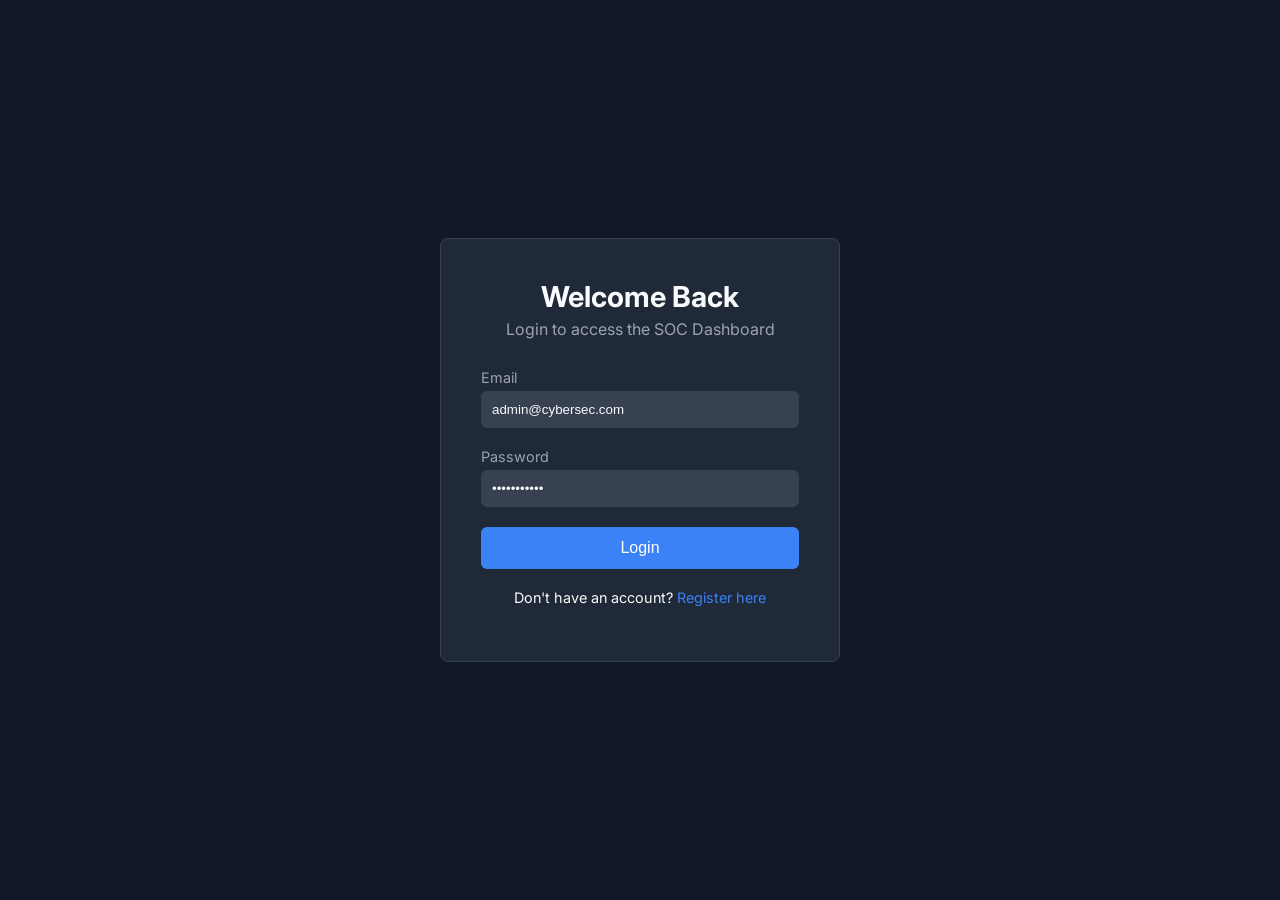
<file: frontend/login.html>
<!DOCTYPE html>
<html lang="en">

<head>
    <meta charset="UTF-8">
    <meta name="viewport" content="width=device-width, initial-scale=1.0">
    <title>Login - CyberSec</title>
    <link rel="stylesheet" href="style.css">
</head>

<body class="auth-body">
    <div class="auth-container">
        <div class="auth-box">
            <div class="auth-header">
                <h2>Welcome Back</h2>
                <p>Login to access the SOC Dashboard</p>
            </div>
            <form id="login-form">
                <div class="input-group">
                    <label for="email">Email</label>
                    <input type="email" id="email" name="email" required value="admin@cybersec.com">
                </div>
                <div class="input-group">
                    <label for="password">Password</label>
                    <input type="password" id="password" name="password" required value="password123">
                </div>
                <button type="submit" class="auth-button">Login</button>
            </form>
            <div class="auth-footer">
                <p>Don't have an account? <a href="register.html">Register here</a></p>
            </div>
        </div>
    </div>
    <script src="auth.js"></script>
</body>

</html>
</file>
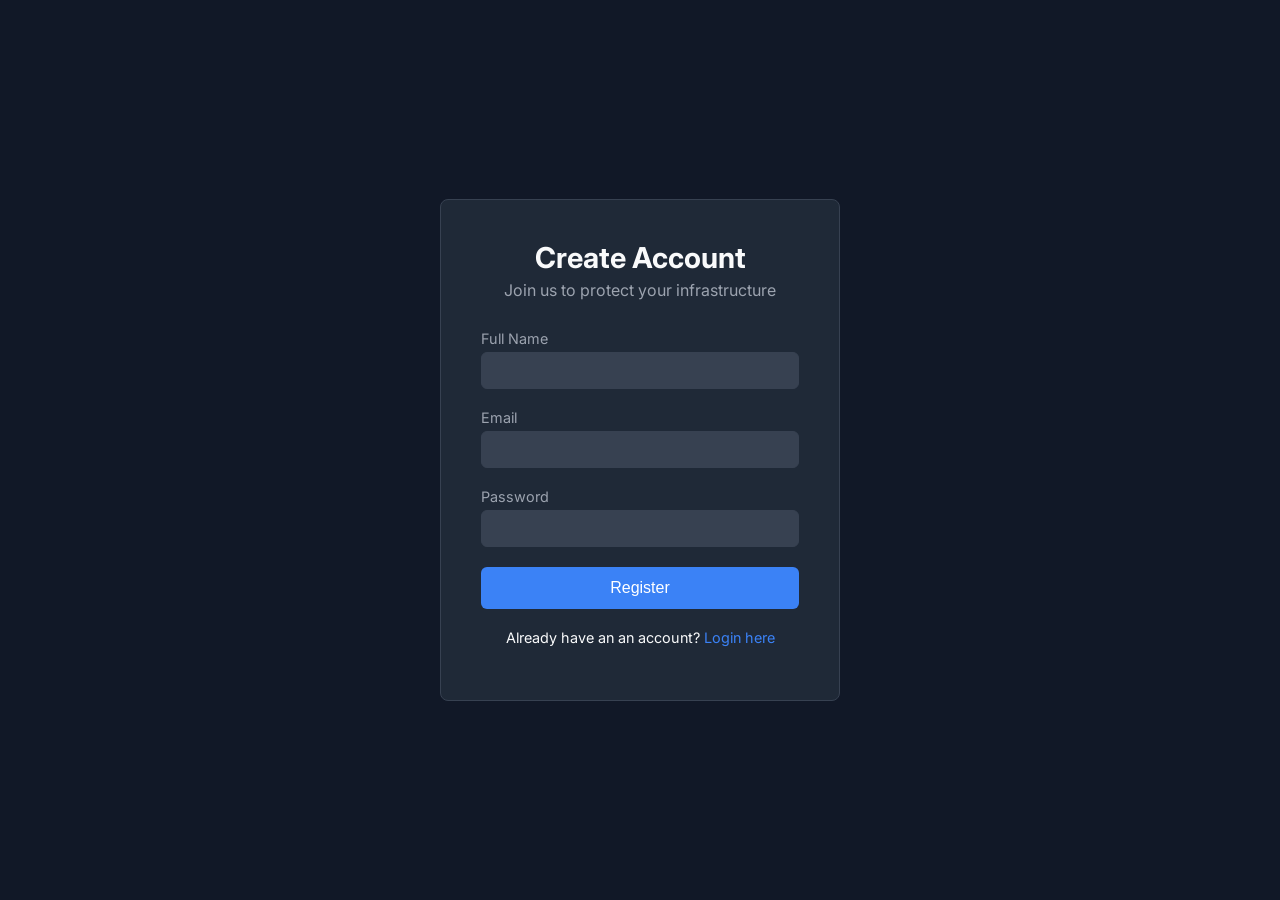
<file: frontend/register.html>
<!DOCTYPE html>
<html lang="en">

<head>
    <meta charset="UTF-8">
    <meta name="viewport" content="width=device-width, initial-scale=1.0">
    <title>Register - CyberSec</title>
    <link rel="stylesheet" href="style.css">
</head>

<body class="auth-body">
    <div class="auth-container">
        <div class="auth-box">
            <div class="auth-header">
                <h2>Create Account</h2>
                <p>Join us to protect your infrastructure</p>
            </div>
            <form id="register-form">
                <div class="input-group">
                    <label for="name">Full Name</label>
                    <input type="text" id="name" name="name" required>
                </div>
                <div class="input-group">
                    <label for="email">Email</label>
                    <input type="email" id="email" name="email" required>
                </div>
                <div class="input-group">
                    <label for="password">Password</label>
                    <input type="password" id="password" name="password" required>
                </div>
                <button type="submit" class="auth-button">Register</button>
            </form>
            <div class="auth-footer">
                <p>Already have an an account? <a href="login.html">Login here</a></p>
            </div>
        </div>
    </div>
    <script src="auth.js"></script>
</body>

</html>
</file>
<file: frontend/style.css>
@import url('https://fonts.googleapis.com/css2?family=Inter:wght@400;500;700&display=swap');

:root {
    --bg-dark: #111827;
    --sidebar-bg: #1f2937;
    --card-bg: #1f2937;
    --header-bg: #111827;
    --primary-text: #f9fafb;
    --secondary-text: #9ca3af;
    --accent-blue: #3b82f6;
    --status-green: #10b981;
    --border-color: #374151;
    --level-high: #ef4444;
    --level-medium: #f97316;
    --level-info: #3b82f6;
    --level-critical: #991b1b;
}

body {
    font-family: 'Inter', sans-serif;
    background-color: var(--bg-dark);
    color: var(--primary-text);
    margin: 0;
}

/* Auth Page Styles */
.auth-body {
    display: flex;
    justify-content: center;
    align-items: center;
    height: 100vh;
}

.auth-container {
    width: 100%;
    max-width: 400px;
}

.auth-box {
    background-color: var(--card-bg);
    padding: 40px;
    border-radius: 8px;
    border: 1px solid var(--border-color);
}

.auth-header {
    text-align: center;
    margin-bottom: 30px;
}

.auth-header h2 {
    margin: 0;
    font-size: 1.8em;
}

.auth-header p {
    color: var(--secondary-text);
    margin-top: 5px;
}

.input-group {
    margin-bottom: 20px;
}

.input-group label {
    display: block;
    margin-bottom: 5px;
    font-size: 0.9em;
    color: var(--secondary-text);
}

.input-group input {
    width: 100%;
    padding: 10px;
    border-radius: 6px;
    border: 1px solid var(--border-color);
    background-color: #374151;
    color: var(--primary-text);
    box-sizing: border-box;
}

.auth-button {
    width: 100%;
    padding: 12px;
    border: none;
    border-radius: 6px;
    background-color: var(--accent-blue);
    color: #fff;
    font-size: 1em;
    font-weight: 500;
    cursor: pointer;
    transition: background-color 0.2s;
}

.auth-button:hover {
    background-color: #2563eb;
}

.auth-footer {
    text-align: center;
    margin-top: 20px;
    font-size: 0.9em;
}

.auth-footer a {
    color: var(--accent-blue);
    text-decoration: none;
}

/* Main App Styles */
.app-container {
    display: flex;
    height: 100vh;
}

.app-container.hidden {
    display: none;
}

.sidebar {
    width: 250px;
    background-color: var(--sidebar-bg);
    display: flex;
    flex-direction: column;
    padding: 20px;
    border-right: 1px solid var(--border-color);
}

.sidebar-header {
    font-size: 1.5em;
    font-weight: 700;
    margin-bottom: 40px;
    display: flex;
    align-items: center;
}

.sidebar-header i {
    margin-right: 12px;
    color: var(--accent-blue);
}

.sidebar-menu {
    list-style: none;
    padding: 0;
    margin: 0;
    flex-grow: 1;
}

.sidebar-menu li a {
    display: flex;
    align-items: center;
    padding: 15px 10px;
    color: var(--secondary-text);
    text-decoration: none;
    border-radius: 6px;
    margin-bottom: 10px;
    transition: background-color 0.2s, color 0.2s;
}

.sidebar-menu li a:hover {
    background-color: #374151;
    color: var(--primary-text);
}

.sidebar-menu li a.active {
    background-color: var(--accent-blue);
    color: #fff;
    font-weight: 500;
}

.sidebar-menu li a i {
    width: 24px;
    margin-right: 15px;
    text-align: center;
}

.sidebar-footer {
    text-align: center;
    color: var(--secondary-text);
    font-size: 0.8em;
}

.main-content {
    flex-grow: 1;
    display: flex;
    flex-direction: column;
    overflow-y: auto;
}

.main-header {
    display: flex;
    justify-content: space-between;
    align-items: center;
    padding: 20px 30px;
    background-color: var(--header-bg);
    border-bottom: 1px solid var(--border-color);
}

.user-profile {
    display: flex;
    align-items: center;
    position: relative;
}

.user-profile>span {
    margin-right: 5px;
}

.user-profile>i {
    margin: 0 5px;
}

.user-profile .fa-user-circle {
    font-size: 1.8em;
}

.dropdown {
    position: relative;
    display: inline-block;
    cursor: pointer;
}

.dropdown-content {
    display: none;
    position: absolute;
    background-color: var(--card-bg);
    min-width: 100px;
    box-shadow: 0px 8px 16px 0px rgba(0, 0, 0, 0.2);
    z-index: 1;
    border-radius: 6px;
    right: 0;
}

.dropdown-content a {
    color: var(--primary-text);
    padding: 12px 16px;
    text-decoration: none;
    display: block;
}

.dropdown-content a:hover {
    background-color: #374151;
}

.dropdown:hover .dropdown-content {
    display: block;
}

.content-panels {
    padding: 30px;
    flex-grow: 1;
}

.panel {
    display: none;
}

.panel.active {
    display: block;
}

/* Dashboard Grid Styles */
.dashboard-grid {
    display: grid;
    grid-template-columns: repeat(3, 1fr);
    gap: 20px;
}

.card {
    background-color: var(--card-bg);
    border-radius: 8px;
    padding: 20px;
    border: 1px solid var(--border-color);
}

.card h3 {
    margin-top: 0;
    font-size: 1em;
    font-weight: 500;
    color: var(--secondary-text);
}

.card h3 i {
    margin-right: 8px;
}

.status-card {
    grid-column: 1 / 2;
}

.blocked-ips-card {
    grid-column: 2 / 3;
}

.chart-card {
    grid-column: 3 / 4;
    grid-row: 1 / 3;
}

.log-card {
    grid-column: 1 / 3;
}

#system-status {
    font-size: 1.8em;
    font-weight: 700;
    color: var(--status-green);
}

#blocked-ips-list {
    list-style-type: none;
    padding: 0;
    font-family: "Courier New", Courier, monospace;
    max-height: 100px;
    overflow-y: auto;
}

#traffic-log {
    background-color: #111827;
    color: var(--secondary-text);
    padding: 15px;
    border-radius: 5px;
    height: 250px;
    overflow-y: scroll;
    font-size: 0.9em;
}

/* Alerts Table Styles */
.alerts-table {
    width: 100%;
    border-collapse: collapse;
    font-size: 0.9em;
}

.alerts-table th,
.alerts-table td {
    padding: 12px 15px;
    text-align: left;
    border-bottom: 1px solid var(--border-color);
}

.alerts-table thead th {
    background-color: #2a3a4a;
    font-weight: 500;
    color: var(--primary-text);
}

.alerts-table tbody tr:hover {
    background-color: #2c3e50;
}

.alert-level {
    font-weight: 700;
    padding: 4px 8px;
    border-radius: 12px;
    text-align: center;
    color: #fff;
    display: inline-block;
    min-width: 60px;
}

.level-High {
    background-color: var(--level-high);
}

.level-Medium {
    background-color: var(--level-medium);
}

.level-Info {
    background-color: var(--level-info);
}

.level-Critical {
    background-color: var(--level-critical);
}

/* Settings Form Styles */
.settings-grid {
    display: grid;
    grid-template-columns: 1fr 1fr;
    gap: 30px;
    margin-top: 20px;
}

.form-group {
    display: flex;
    flex-direction: column;
}

.form-group label {
    font-weight: 500;
    margin-bottom: 8px;
    color: var(--primary-text);
}

.form-group input[type="number"] {
    padding: 10px;
    border-radius: 6px;
    border: 1px solid var(--border-color);
    background-color: #374151;
    color: var(--primary-text);
    font-size: 1em;
}

.form-group small {
    margin-top: 8px;
    font-size: 0.8em;
    color: var(--secondary-text);
}

.form-button {
    margin-top: 30px;
    padding: 12px 20px;
    border: none;
    border-radius: 6px;
    background-color: var(--accent-blue);
    color: #fff;
    font-size: 1em;
    font-weight: 500;
    cursor: pointer;
    transition: background-color 0.2s;
    float: right;
}

.form-button:hover {
    background-color: #2563eb;
}

/* Reporting Panel Styles */
.reporting-grid {
    display: grid;
    grid-template-columns: 1fr 1fr;
    gap: 20px;
}

.reporting-table {
    width: 100%;
    border-collapse: collapse;
    margin-top: 15px;
}

.reporting-table th,
.reporting-table td {
    padding: 10px;
    text-align: left;
    border-bottom: 1px solid var(--border-color);
}

.reporting-table thead th {
    font-size: 0.9em;
    color: var(--secondary-text);
}

.reporting-table tbody td {
    font-family: "Courier New", Courier, monospace;
}
</file>
